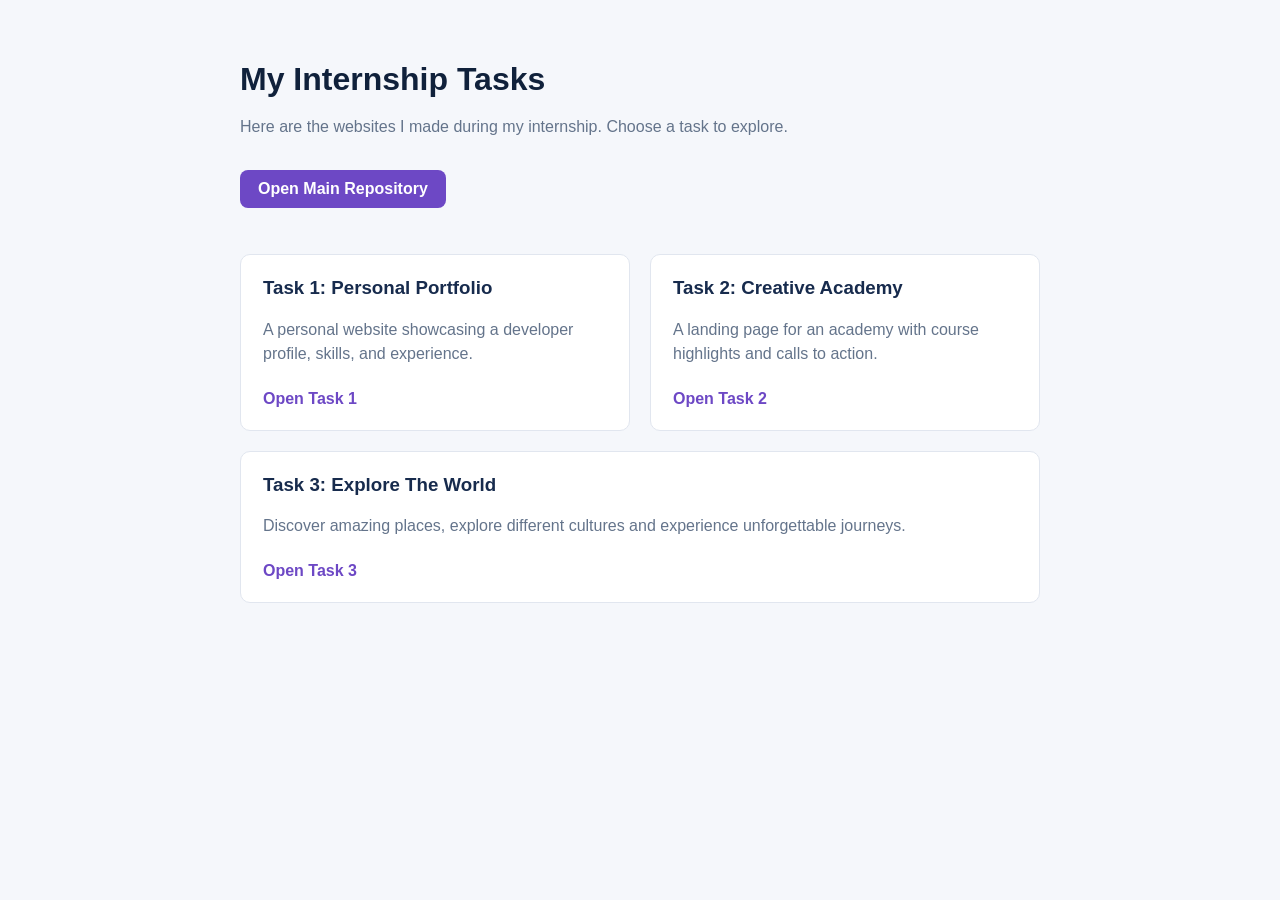
<file: index.html>
<!DOCTYPE html>
<html lang="en">
<head>
    <meta charset="UTF-8">
    <meta name="viewport" content="width=device-width, initial-scale=1.0">
    <title>My Internship Tasks</title>
    <style>
        body {
            font-family: Arial, sans-serif;
            margin: 0;
            padding: 40px 20px;
            color: #172B4D;
            background-color: #F5F7FB;
        }

        main {
            max-width: 800px;
            margin: 0 auto;
        }

        h1 {
            margin-bottom: 10px;
            color: #10213B;
        }

        .intro {
            margin-bottom: 30px;
            color: #64748B;
            line-height: 1.6;
        }

        .repo-button {
            display: inline-block;
            margin-bottom: 30px;
            padding: 10px 18px;
            border-radius: 8px;
            background-color: #6D48C5;
            color: #FFFFFF;
            font-weight: bold;
            text-decoration: none;
        }

        .repo-button:hover {
            background-color: #5637A3;
        }

        .task-list {
            display: flex;
            flex-wrap: wrap;
            gap: 20px;
            padding: 0;
            list-style: none;
        }

        .task {
            flex: 1 1 250px;
            padding: 22px;
            border: 1px solid #E1E6EF;
            border-radius: 10px;
            background-color: #FFFFFF;
        }

        .task h3 {
            margin-top: 0;
        }

        .task p {
            color: #64748B;
            line-height: 1.5;
        }

        .task a {
            display: inline-block;
            margin-top: 8px;
            color: #6D48C5;
            font-weight: bold;
            text-decoration: none;
        }

        .task a:hover {
            text-decoration: underline;
        }

        @media (max-width: 500px) {
            body {
                padding: 25px 16px;
            }
        }
    </style>
</head>
<body>
    <main>
        <h1>My Internship Tasks</h1>
        <p class="intro">Here are the websites I made during my internship. Choose a task to explore.</p>
        <a class="repo-button" href="https://github.com/BadrYounis/NextGen" target="_blank" rel="noopener noreferrer">Open Main Repository</a>

        <ul class="task-list">
            <li class="task">
                <h3>Task 1: Personal Portfolio</h3>
                <p>A personal website showcasing a developer profile, skills, and experience.</p>
                <a href="./Task%201/index.html">Open Task 1</a>
            </li>
            <li class="task">
                <h3>Task 2: Creative Academy</h3>
                <p>A landing page for an academy with course highlights and calls to action.</p>
                <a href="./Task%202/index.html">Open Task 2</a>
            </li>
            <li class="task">
                <h3>Task 3: Explore The World</h3>
                <p>Discover amazing places, explore different cultures and experience unforgettable journeys.</p>
                <a href="./Task%203/index.html">Open Task 3</a>
            </li>
        </ul>
    </main>
</body>
</html>
</file>
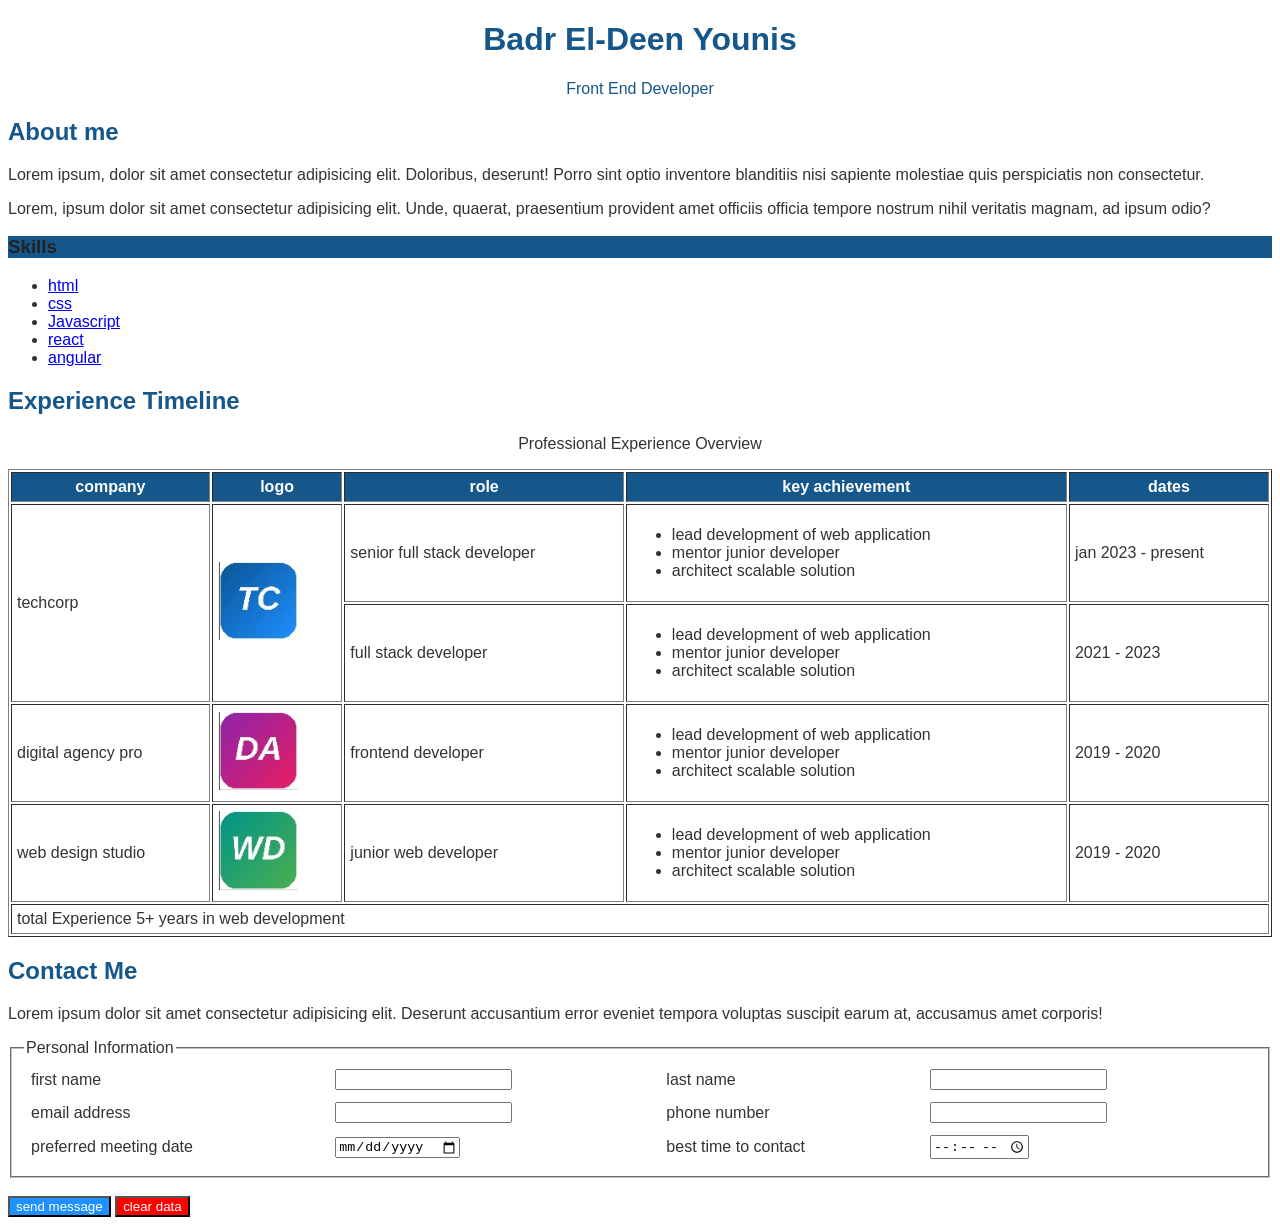
<file: Task 1/index.html>
<!DOCTYPE html>
<html lang="en">
<head>
    <meta charset="UTF-8">
    <title>My Portfolio</title>
</head>
<body style="font-family: Arial; color: #333;">

    <!--Header-->
    <header style="text-align: center; color: #15568b;">
        <h1>Badr El-Deen Younis</h1>
        <p>Front End Developer</p>
    </header>

    <!--About me-->
    <h2 style="color: #15568b;">About me</h2>
    <p>Lorem ipsum, dolor sit amet consectetur adipisicing elit. Doloribus, deserunt! Porro sint optio inventore blanditiis nisi sapiente molestiae quis perspiciatis non consectetur.</p>
    <p>Lorem, ipsum dolor sit amet consectetur adipisicing elit. Unde, quaerat, praesentium provident amet officiis officia tempore nostrum nihil veritatis magnam, ad ipsum odio?</p>

    <!--Skills-->
    <h3 style="background-color: #15568b; color: #222;">Skills</h3>
    <ul>
        <li><a href="https://www.w3schools.com/html/default.asp">html</a></li>
        <li><a href="https://www.w3schools.com/css/default.asp">css</a></li>
        <li><a href="https://www.w3schools.com/js/default.asp">Javascript</a></li>
        <li><a href="https://www.w3schools.com/react/default.asp">react</a></li>
        <li><a href="https://www.w3schools.com/angular/default.asp">angular</a></li>
    </ul>

    <!--Experience Timeline-->
    <h2 style="color: #15568b;">Experience Timeline</h2>
    <p style="text-align: center;">Professional Experience Overview</p>
    <table border="1" width="100%" cellspacing="2" cellpadding="5">
        <tr style="background-color: #15568b; color: white;">
            <th>company</th>
            <th>logo</th>
            <th>role</th>
            <th>key achievement</th>
            <th>dates</th>
        </tr>
        <tr>
            <td rowspan="2">techcorp</td>

            <td rowspan="2">
                <img src="techcorp.png" alt="techcorp company" width="80"/>
            </td>

            <td>senior full stack developer</td>

            <td>
                <ul>
                    <li>lead development of web application</li>
                    <li>mentor junior developer</li>
                    <li>architect scalable solution</li>
                </ul>
            </td>

            <td>jan 2023 - present</td>
        </tr>
        <tr>
            <td>full stack developer</td>
            <td>
                <ul>
                    <li>lead development of web application</li>
                    <li>mentor junior developer</li>
                    <li>architect scalable solution</li>
                </ul>
            </td>
            <td>2021 - 2023</td>
        </tr>
        <tr>
            <td>digital agency pro</td>
            <td>
                <img src="digital-agency-pro.png" alt="digital agency pro" width="80" />
            </td>
            <td>frontend developer</td>
            <td>
                <ul>
                    <li>lead development of web application</li>
                    <li>mentor junior developer</li>
                    <li>architect scalable solution</li>
                </ul>
            </td>
            <td>2019 - 2020</td>
        </tr>
        <tr>
            <td>web design studio</td>
            <td>
                <img src="web-design-studio.png" alt="web design studio" width="80" />
            </td>
            <td>junior web developer</td>
            <td>
                <ul>
                    <li>lead development of web application</li>
                    <li>mentor junior developer</li>
                    <li>architect scalable solution</li>
                </ul>
            </td>
            <td>2019 - 2020</td>
        </tr>
        <tr>
            <td colspan="5">total Experience 5+ years in web development</td>
        </tr>
    </table>

    <!--Contact Me-->
    <h2 style="color: #15568b;">Contact Me</h2>
    <p>Lorem ipsum dolor sit amet consectetur adipisicing elit. Deserunt accusantium error eveniet tempora voluptas suscipit earum at, accusamus amet corporis!</p>
    <form>
        <fieldset>
            <legend>Personal Information</legend>
            <table width="100%" cellpadding="5">
                <tr>
                    <td><label for="fname">first name</label></td>
                    <td><input type="text" id="fname" name="firstname"></td>

                    <td><label for="lname">last name</label></td>
                    <td><input type="text" id="lname" name="lastname"></td>
                </tr>
                <tr>
                    <td><label for="email">email address</label></td>
                    <td><input type="email" id="email" name="email"></td>

                    <td><label for="phone">phone number</label></td>
                    <td><input type="tel" id="phone" name="phone"></td>
                </tr>
                <tr>
                    <td><label for="meeting">preferred meeting date</label></td>
                    <td><input type="date" id="meeting" name="meetingdate"></td>

                    <td><label for="time">best time to contact</label></td>
                    <td><input type="time" id="time" name="ttc"></td>
                </tr>
            </table>
        </fieldset>

        <br>
        <input type="submit" value="send message" style="background-color: dodgerblue; color: white;">
        <input type="reset" value="clear data" style="background-color: red; color: white;">
    </form>
</body>
</html>
</file>
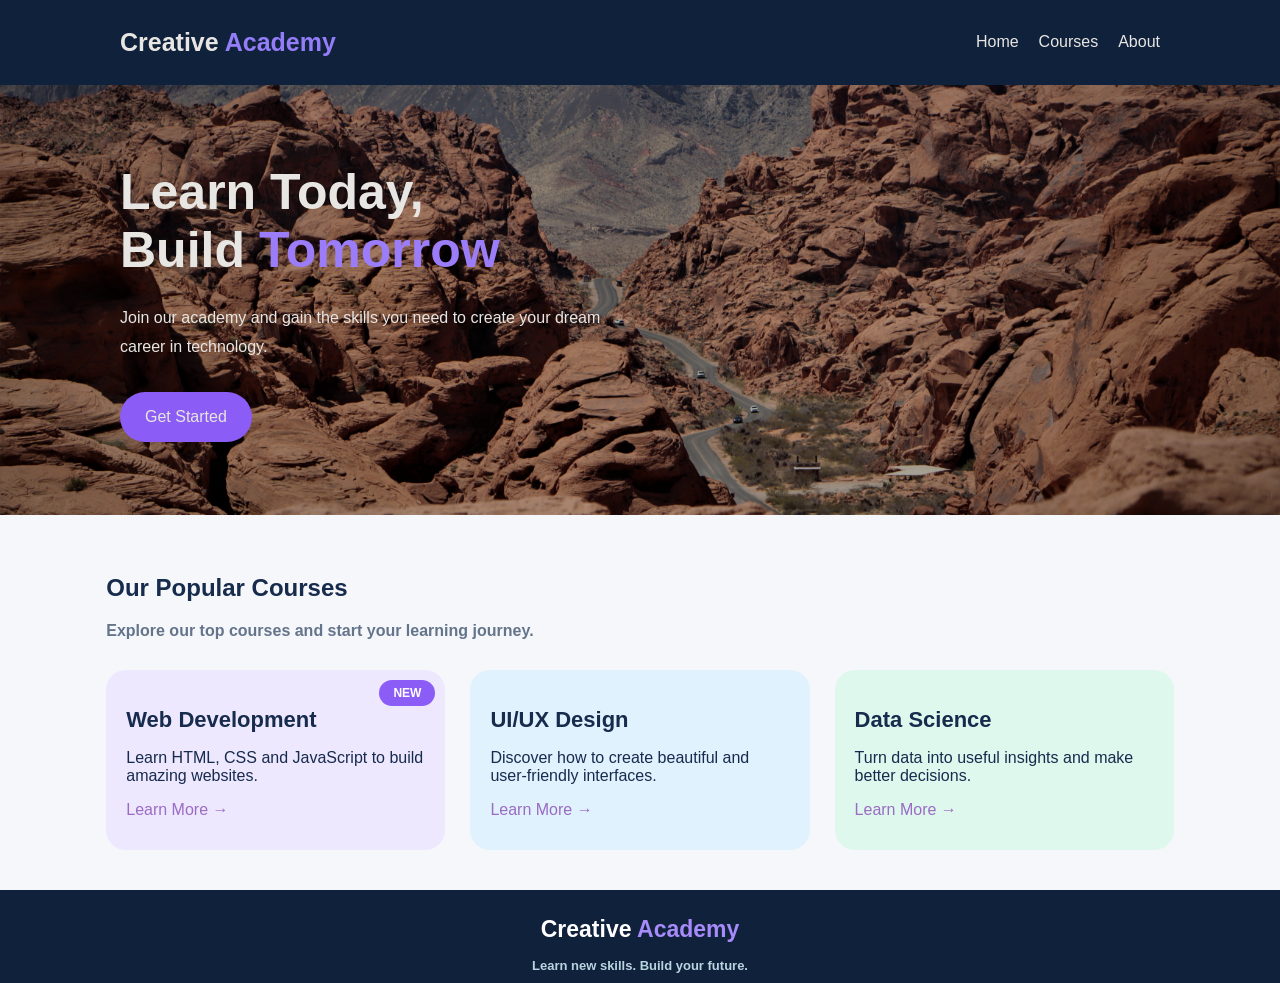
<file: Task 2/index.html>
<!DOCTYPE html>
<html lang="en">
<head>
    <meta charset="UTF-8">
    <link rel="stylesheet" href="style.css">
    <meta name="viewport" content="width=device-width, initial-scale=1.0">
    <title>Creative Academy</title>
</head>
<body>
    <a id="top"></a>
    <nav>
        <div>
            <h2 class="site-logo">Creative <span>Academy</span></h2>
        </div>
        <div class="nav-links">
            <a href="#hero">Home</a>
            <a href="#courses">Courses</a>
            <a href="#footer">About</a>
        </div>
    </nav>
    <div class="hero" id="hero">
        <img src="./Images/pexels-thilani-ratheep-98491879-9345971.jpg"
            alt="A breathtaking view of a winding road through the rocky desert mountains of Red Rock Canyon." />
        <div class="hero-content">
            <h1>Learn Today, <br>
                Build<span> Tomorrow</span></h1>
            <p>      
                Join our academy and gain the skills you need to create your dream <br>career in technology.
            </p>   
            <a href="#courses">Get Started</a>
        </div> 
    </div>
    <section id="courses">
            <h1>Our Popular Courses</h1>
            <h2>Explore our top courses and start your learning journey.</h2>
        <div class="courses-container">
            <div class="course-card web-card">
                <h3>Web Development <span>NEW</span></h3>
                <p>Learn HTML, CSS and JavaScript to build amazing websites.</p>
                <a href="#top">Learn More →</a>
            </div>
            <div class="course-card design-card">
                <h3>UI/UX Design</h3>
                <p>Discover how to create beautiful and user-friendly interfaces.</p>
                <a href="#top">Learn More →</a>
            </div>
            <div class="course-card data-card">
                <h3>Data Science</h3>
                <p>Turn data into useful insights and make better decisions.</p>
                <a href="#top">Learn More →</a>
            </div>
        </div>
    </section>
    <footer id="footer">
        <h1>Creative <span>Academy</span></h1>
        <h2>Learn new skills. Build your future.</h2>
    </footer>
</body>
</html>
</file>
<file: Task 2/style.css>
html {
    scroll-behavior: smooth;
    min-height: 100%;
}
body{
    margin: 0;
    font-family: Arial, Helvetica, sans-serif;
    min-height: 100vh;
    display: flex;
    flex-direction: column;
}
nav{
    padding-top: 7px;
    padding-bottom: 7px;
    display: flex;
    justify-content: space-between;
    align-items: center;
    background-color: #10213B;
}
.site-logo{
    padding-left: 120px;
    color: #E8E6E3;
    font-size: 25px;
}
.site-logo span{
    color:#937DF9;
}
.nav-links{
    display: flex;
    margin-right: 120px;
    gap:20px;
    font-size: 16px;
}
.nav-links a{
    color: #E8E6E3;
    text-decoration: none;
}
.hero{
    position: relative;
}
.hero img{
    display: block;
    width: 100%;
    height: 430px;
    object-fit: cover;
}
.hero::after {
    content: "";
    z-index: 1;
    position: absolute;
    inset: 0;
    background-color: rgba(0, 0, 0, 0.3);
}
.hero-content{
    position: absolute;
    z-index: 2;
    left:120px;
    top:45px;
    color:#E8E6E3;
}
.hero-content h1{
    font-size: 50px;
    margin-bottom: 25px;
}
.hero-content span{
    color: #9C7DF9;
}
.hero-content p{
    line-height: 1.8;
    margin-bottom: 30px;
}
.hero-content a{
    display: inline-block;
    background-color: #8B5CF6;
    color:#E8E6E0;
    border: none;
    padding: 16px 25px ;
    border-radius: 30px;
    font-size: 16px;
    text-decoration: none;
    cursor: pointer;
    transition: 0.3s ease;
}
.hero-content a:hover{
    background-color: #561EAC;
    transform: translateY(-3px);
}
#courses {
    display: flow-root;
    background-color: #F5F7FB;
    color: #172B4D;
    padding: 40px 8.3%;
}

#courses h2 {
    font-size: medium;
    color: #64748B;
}

.courses-container {
    display: flex;
    gap: 25px;
    margin-top: 30px;
    flex-wrap: wrap;
}

.course-card {
    position: relative;
    box-sizing: border-box;
    padding: 20px;
    padding-top: 15px;
    flex: 1 1 280px;
    min-width: 0;
    min-height: 180px;
    border-radius: 20px;
    color: #172B4D;
    background-color: #1E2122;
    transition: transform 0.3s ease;
}
.course-card h3{
    font-size: 22px;
    margin-bottom: 15px;
}

.course-card:hover {
    transform: translateY(-12px);
}

.web-card {
    background-color: #EEE8FF;   
}

.design-card {
    background-color: #E0F2FE;
}

.data-card {
    background-color: #DFF8EE;
}

.course-card a {
    color: #9A6CC3;
    text-decoration: none;
}
.course-card a:hover{
    color: #4C1D95;
    background-color: transparent;
}

.course-card h3 span {
    display: inline-block;
    background-color: #8B5CF6;
    color: #FFFFFF;
    font-size: 12px;
    padding: 6px 14px;
    border-radius: 20px;
    position: absolute;
    top: 10px;
    right: 10px;
}

footer{
    background-color: #10213B;
    color: #FFFFFF;
    padding: 10px 25px;
    text-align: center;
    margin-top: auto;
}
footer h1{
    font-size: 23px;
}
footer span{
    color: #A78BFA;
}
footer h2{
    margin: 0;
    font-size: 13px;
    color: #B9D5E1;
}
</file>
